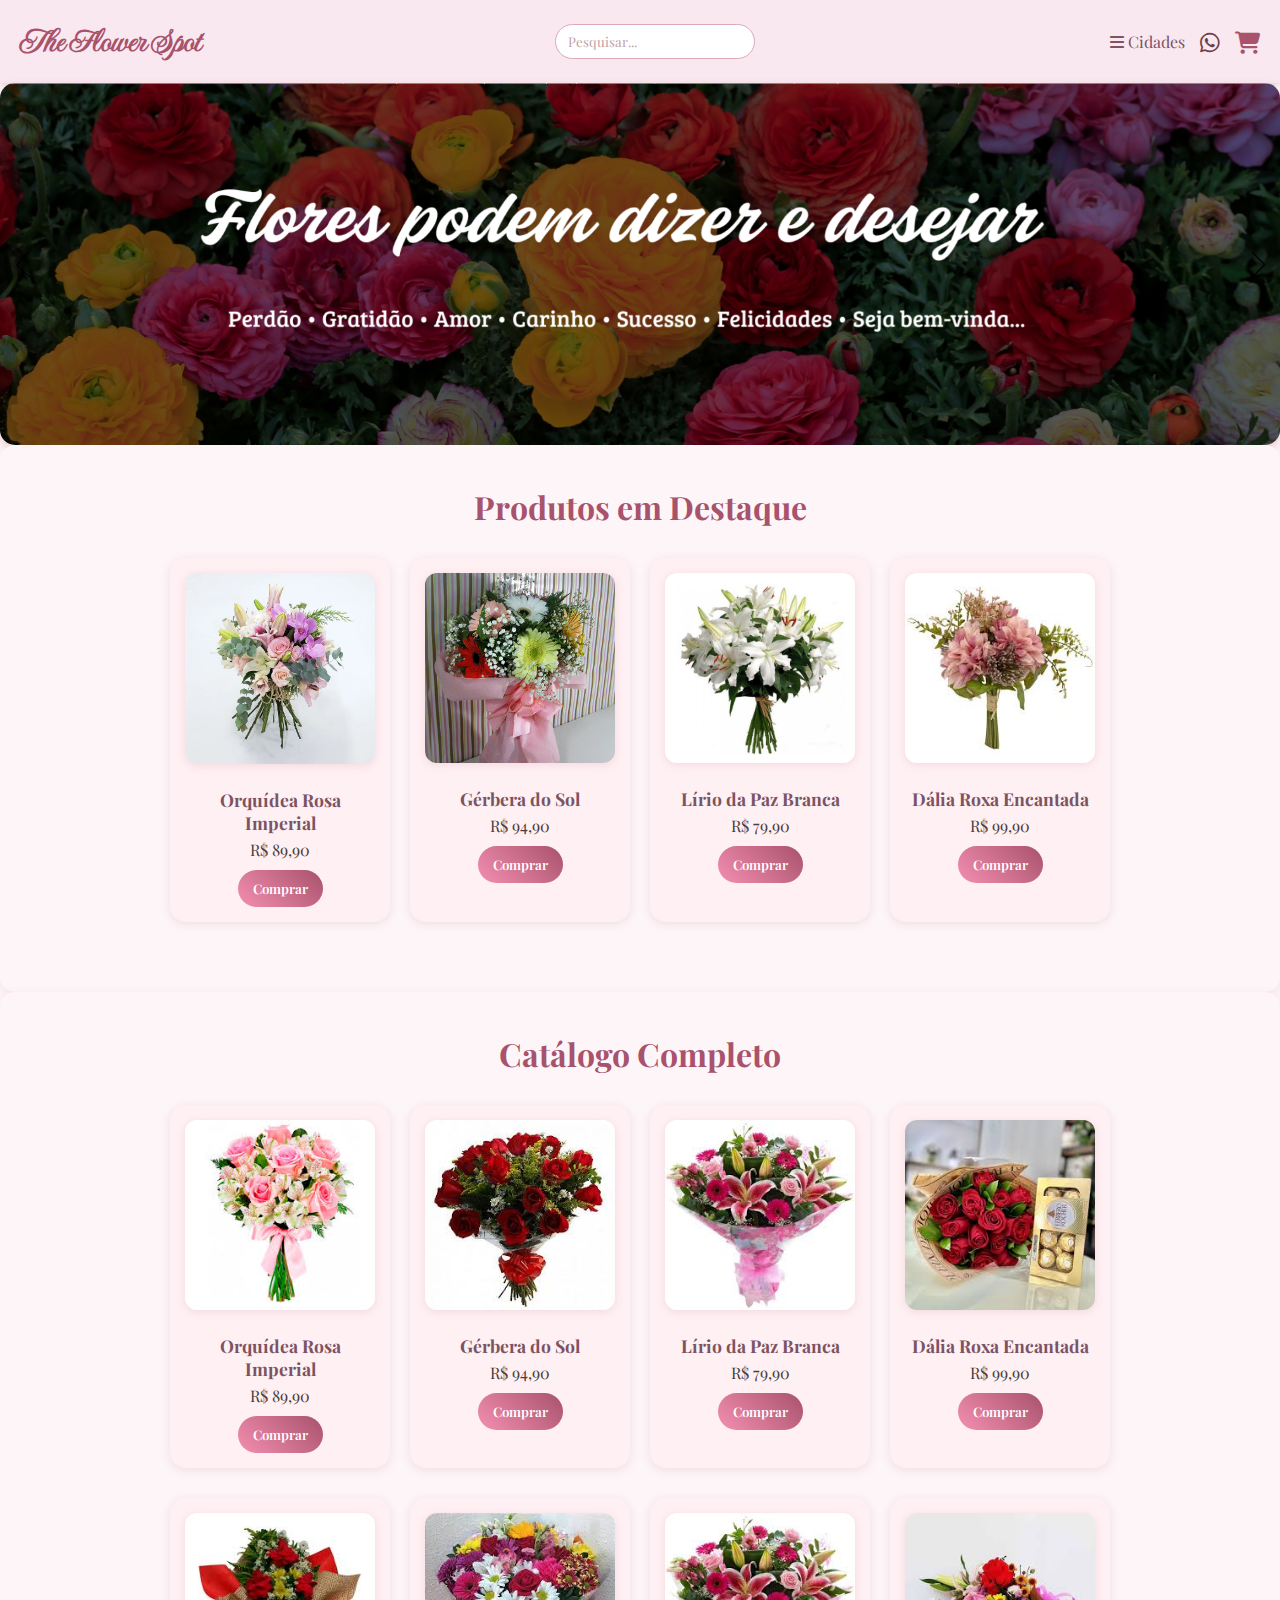
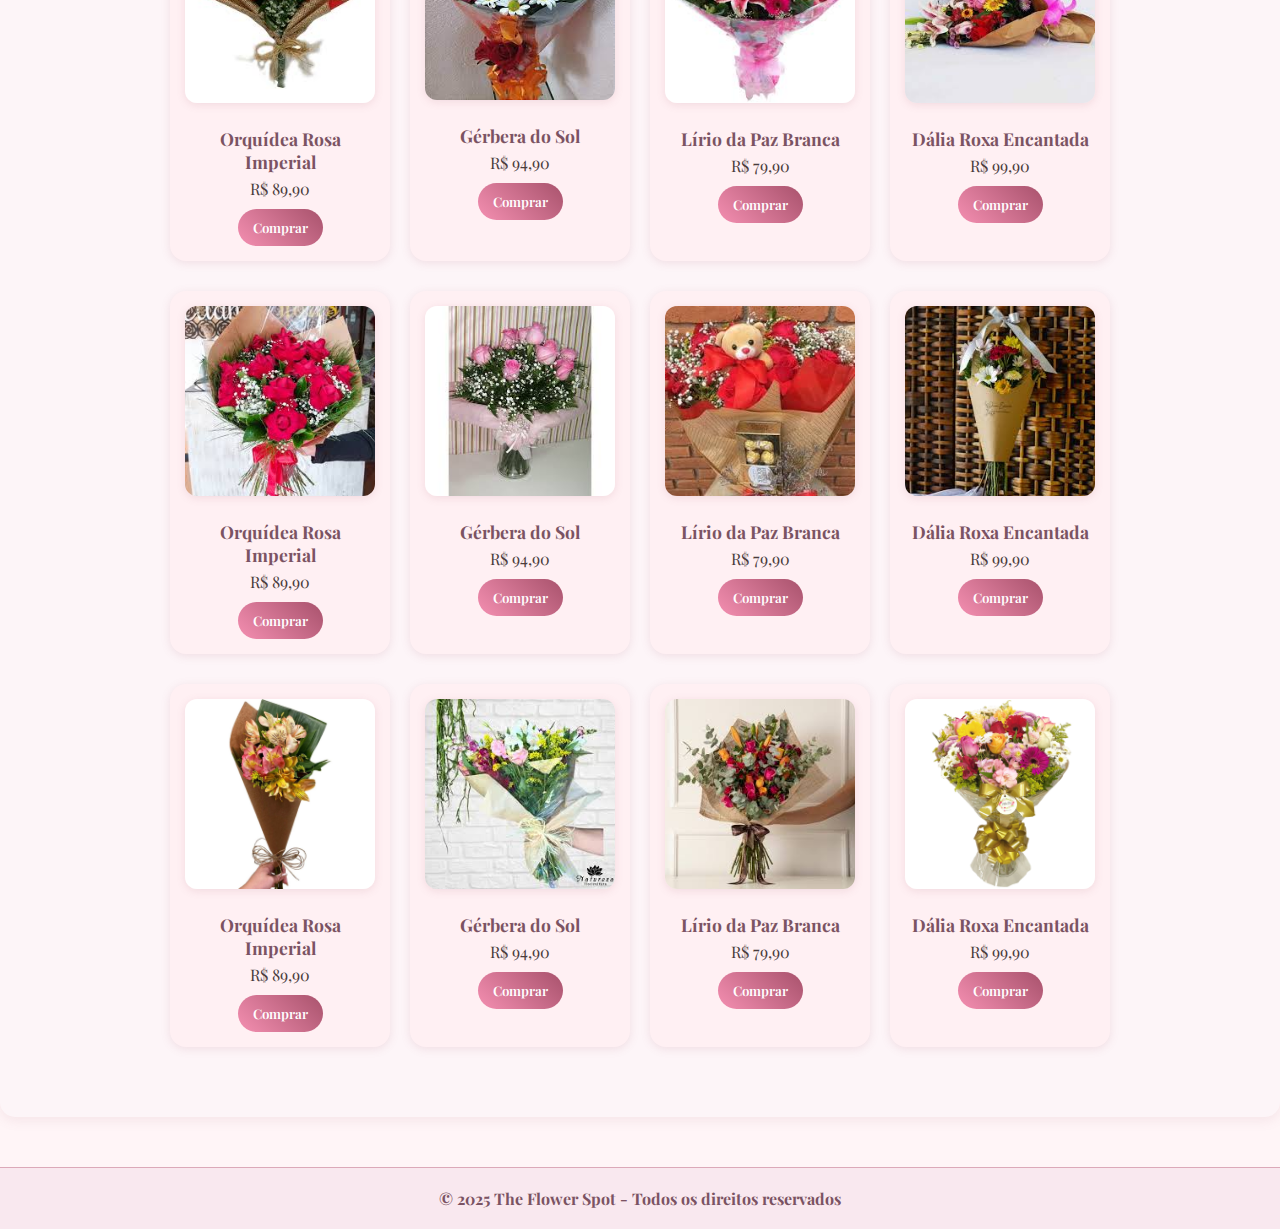
<file: HTMl/index.html>
<!DOCTYPE html>
<html lang="pt-br">
<head>
  <meta charset="UTF-8">
  <meta name="viewport" content="width=device-width, initial-scale=1.0">
  <title>The Flower Spot</title>
  <link rel="stylesheet" href="_css/style.css">
  <link rel="icon" href="FLORES/icons8-girassol-64.png" type="image/png">
  <link rel="stylesheet" href="https://cdnjs.cloudflare.com/ajax/libs/font-awesome/6.5.0/css/all.min.css">
  <link href="https://fonts.googleapis.com/css2?family=Playfair+Display:wght@700&display=swap" rel="stylesheet">
  <link rel="preconnect" href="https://fonts.googleapis.com">
<link rel="preconnect" href="https://fonts.gstatic.com" crossorigin>
<link href="https://fonts.googleapis.com/css2?family=Imperial+Script&display=swap" rel="stylesheet">
</head>
<body>
 
  <header class="topo">
   
    <h1 class="logo">The Flower Spot</h1>
    <input type="text" placeholder="Pesquisar..." class="pesquisa">
    <nav class="menu">
      <div class="dropdown">
        <button class="menu-btn"><i class="fas fa-bars"></i> Cidades</button>
        <div class="menu-dropdown">
          <a href="#">Fortaleza</a>
          <a href="#">Juazeiro</a>
          <a href="#">Crato</a>
          <a href="#">Sobral</a>
        </div>
      </div>
      <a href="#" class="whatsapp" target="_blank">
        <i class="fab fa-whatsapp"></i>
      </a>
     <button class="carrinho"onclick="window.location.href='carinho_de_compras.html'"><i class="fas fa-shopping-cart"></i></button>
    </nav>
  </header>

 
  <section class="banner">
    <img src="FLORES/banerteste.png" alt="Banner The Flower Spot">
  </section>

  
  <section class="destaque">
    <h2>Produtos em Destaque</h2>
    <div class="produtos-linha">
      <div class="produto">
        <img src="FLORES/18.webp" alt="Flor 1">
        <h3>Orquídea Rosa Imperial</h3>
        <p>R$ 89,90</p>
        <button class="comprar"onclick="window.location.href='compra-orquidea-rosa.html'">Comprar</button>


      </div>
      <div class="produto">
        <img src="FLORES/buque_gerberas_e_so3.jpg" alt="Flor 2">
        <h3>Gérbera do Sol</h3>
        <p>R$ 94,90</p>
       <button class="comprar" onclick="window.location.href='compra-gerbera.html'">Comprar</button>


      </div>
      <div class="produto">
        <img src="FLORES/lirios-brancos.jpg" alt="Flor 3">
        <h3>Lírio da Paz Branca</h3>
        <p>R$ 79,90</p>
        <button  class="comprar"onclick="window.location.href='compra-lirio.html'">Comprar</button>

      </div>
      <div class="produto">
        <img src="FLORES/19.jpg" alt="Flor 4">
        <h3>Dália Roxa Encantada</h3>
        <p>R$ 99,90</p>
       <button  class="comprar"onclick="window.location.href='compra-dalia.html'">Comprar</button>

      </div>
    </div>
  </section>

  
  <section class="catalogo">
    <h2>Catálogo Completo</h2>
    <div class="produtos-container">
      <div class="produtos-linha">
        <div class="produto">
          <img src="FLORES/1.jpg" alt="Flor 1">
          <h3>Orquídea Rosa Imperial</h3>
          <p>R$ 89,90</p>
         <button  class="comprar"onclick="window.location.href='compra-orquidea-rosa.html'">Comprar</button>

        </div>
        <div class="produto">
          <img src="FLORES/2.jpg" alt="Flor 2">
          <h3>Gérbera do Sol</h3>
          <p>R$ 94,90</p>
         <button  class="comprar"onclick="window.location.href='compra-gerbera.html'">Comprar</button>

        </div>
        <div class="produto">
          <img src="FLORES/3.jpg" alt="Flor 3">
          <h3>Lírio da Paz Branca</h3>
          <p>R$ 79,90</p>
          <button  class="comprar"onclick="window.location.href='compra-lirio.html'">Comprar</button>

        </div>
        <div class="produto">
          <img src="FLORES/4.jpg" alt="Flor 4">
          <h3>Dália Roxa Encantada</h3>
          <p>R$ 99,90</p>
          <button  class="comprar"onclick="window.location.href='compra-dalia.html'">Comprar</button>

        </div>
      </div>
      <div class="produtos-linha">
        <div class="produto">
          <img src="FLORES/5.jpg" alt="Flor 1">
          <h3>Orquídea Rosa Imperial</h3>
          <p>R$ 89,90</p>
          <button  class="comprar"onclick="window.location.href='compra-orquidea-rosa.html'">Comprar</button>


        </div>
        <div class="produto">
          <img src="FLORES/6.jpg" alt="Flor 2">
          <h3>Gérbera do Sol</h3>
          <p>R$ 94,90</p>
          <button  class="comprar"onclick="window.location.href='compra-gerbera.html'">Comprar</button>

        </div>
        <div class="produto">
          <img src="FLORES/7.jpg" alt="Flor 3">
          <h3>Lírio da Paz Branca</h3>
          <p>R$ 79,90</p>
          <button class="comprar" onclick="window.location.href='compra-lirio.html'">Comprar</button>

        </div>
        <div class="produto">
          <img src="FLORES/8.jpg" alt="Flor 4">
          <h3>Dália Roxa Encantada</h3>
          <p>R$ 99,90</p>
          <button  class="comprar"onclick="window.location.href='compra-dalia.html'">Comprar</button>

        </div>
      </div>
      <div class="produtos-linha">
        <div class="produto">
          <img src="FLORES/9.jpg" alt="Flor 1">
          <h3>Orquídea Rosa Imperial</h3>
          <p>R$ 89,90</p>
          <button class="comprar" onclick="window.location.href='compra-orquidea-rosa.html'">Comprar</button>


        </div>
        <div class="produto">
          <img src="FLORES/10.jpg" alt="Flor 2">
          <h3>Gérbera do Sol</h3>
          <p>R$ 94,90</p>
         <button class="comprar" onclick="window.location.href='compra-gerbera.html'">Comprar</button>

        </div>
        <div class="produto">
          <img src="FLORES/12.jpg" alt="Flor 3">
          <h3>Lírio da Paz Branca</h3>
          <p>R$ 79,90</p>
          <button class="comprar" onclick="window.location.href='compra-lirio.html'">Comprar</button>

        </div>
        <div class="produto">
          <img src="FLORES/13.jpg" alt="Flor 4">
          <h3>Dália Roxa Encantada</h3>
          <p>R$ 99,90</p>
          <button class="comprar" onclick="window.location.href='compra-dalia.html'">Comprar</button>

        </div>
      </div>
      <div class="produtos-linha">
        <div class="produto">
          <img src="FLORES/14.webp" alt="Flor 1">
          <h3>Orquídea Rosa Imperial</h3>
          <p>R$ 89,90</p>
          <button class="comprar" onclick="window.location.href='compra-orquidea-rosa.html'">Comprar</button>


        </div>
        <div class="produto">
          <img src="FLORES/15.jpg" alt="Flor 2">
          <h3>Gérbera do Sol</h3>
          <p>R$ 94,90</p>
          <button class="comprar" onclick="window.location.href='compra-gerbera.html'">Comprar</button>

        </div>
        <div class="produto">
          <img src="FLORES/16.jpg" alt="Flor 3">
          <h3>Lírio da Paz Branca</h3>
          <p>R$ 79,90</p>
         <button  class="comprar"onclick="window.location.href='compra-lirio.html'">Comprar</button>


        </div>
        <div class="produto">
          <img src="FLORES/17.jpg" alt="Flor 4">
          <h3>Dália Roxa Encantada</h3>
          <p>R$ 99,90</p>
          <button  class="comprar"onclick="window.location.href='compra-dalia.html'">Comprar</button>

        </div>
      </div>
    </div>
  </section>
  <footer class="rodape">
    <p>&copy; 2025 The Flower Spot - Todos os direitos reservados</p>
  </footer>

</body>
</html>
</file>
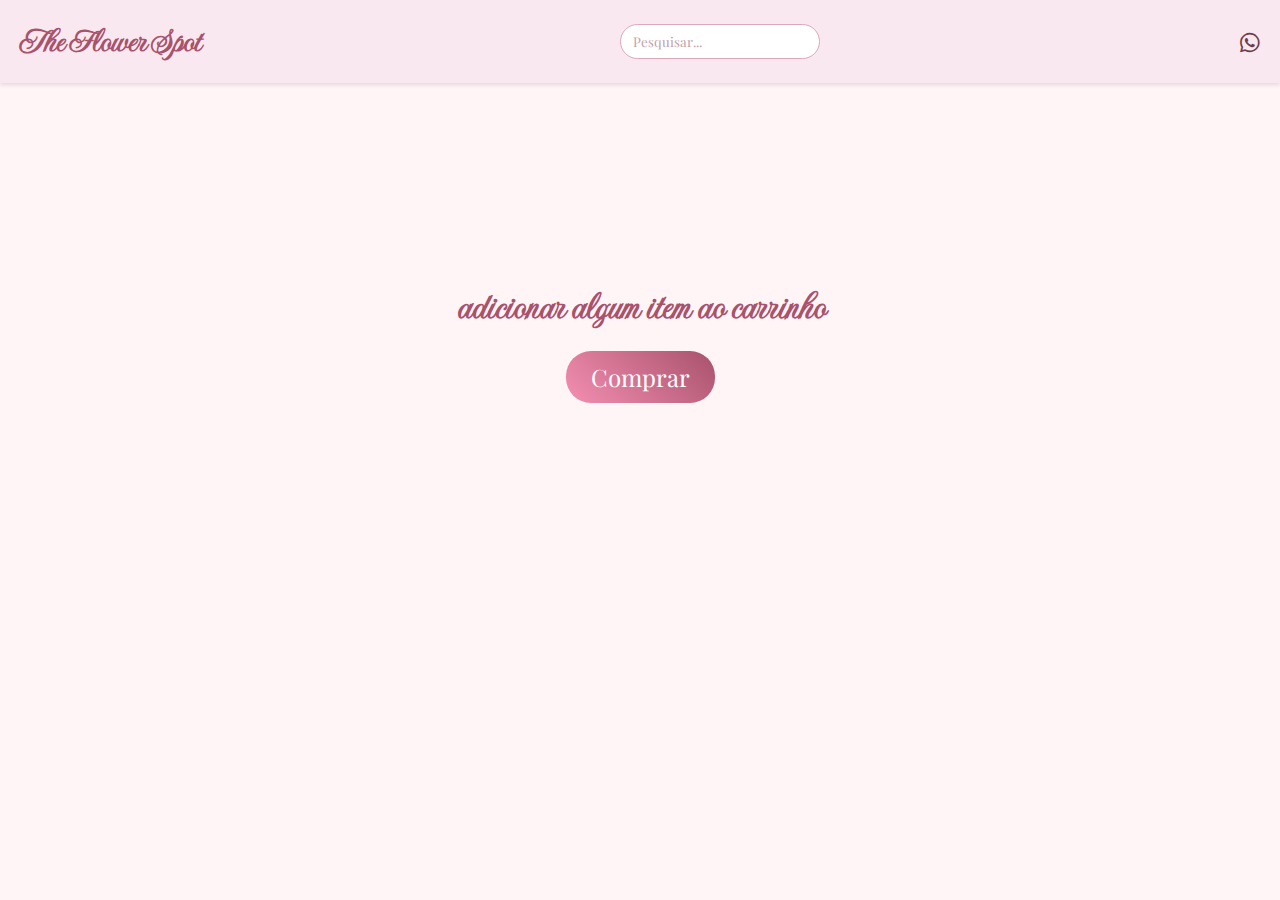
<file: HTMl/carinho_de_compras.html>
<!DOCTYPE html>
<html lang="pt-br">
<head>
  <meta charset="UTF-8">
  <meta name="viewport" content="width=device-width, initial-scale=1.0">
  <title>The Flower Spot</title>
  <link rel="stylesheet" href="_css/carinho_de_compras.css">
  <link rel="icon" href="FLORES/icons8-girassol-64.png" type="image/png">
  <link rel="stylesheet" href="https://cdnjs.cloudflare.com/ajax/libs/font-awesome/6.5.0/css/all.min.css">
  <link href="https://fonts.googleapis.com/css2?family=Playfair+Display:wght@700&display=swap" rel="stylesheet">
  <link rel="preconnect" href="https://fonts.googleapis.com">
<link rel="preconnect" href="https://fonts.gstatic.com" crossorigin>
<link href="https://fonts.googleapis.com/css2?family=Imperial+Script&display=swap" rel="stylesheet">
</head>
<body>
 
  <header class="topo">
   
    <h1 class="logo">The Flower Spot</h1>
    <input type="text" placeholder="Pesquisar..." class="pesquisa">
    <nav class="menu">
      <a href="#" class="whatsapp" target="_blank">
        <i class="fab fa-whatsapp"></i>
      </a>
     
    </nav>
  </header>
  <div class="mensagem-container">
  <div class="mensagem">
    <h2>adicionar algum item ao carrinho</h2>
  </div>

  <button class="comprar" onclick="window.location.href='index.html'">
    Comprar
  </button>
</div>
</file>
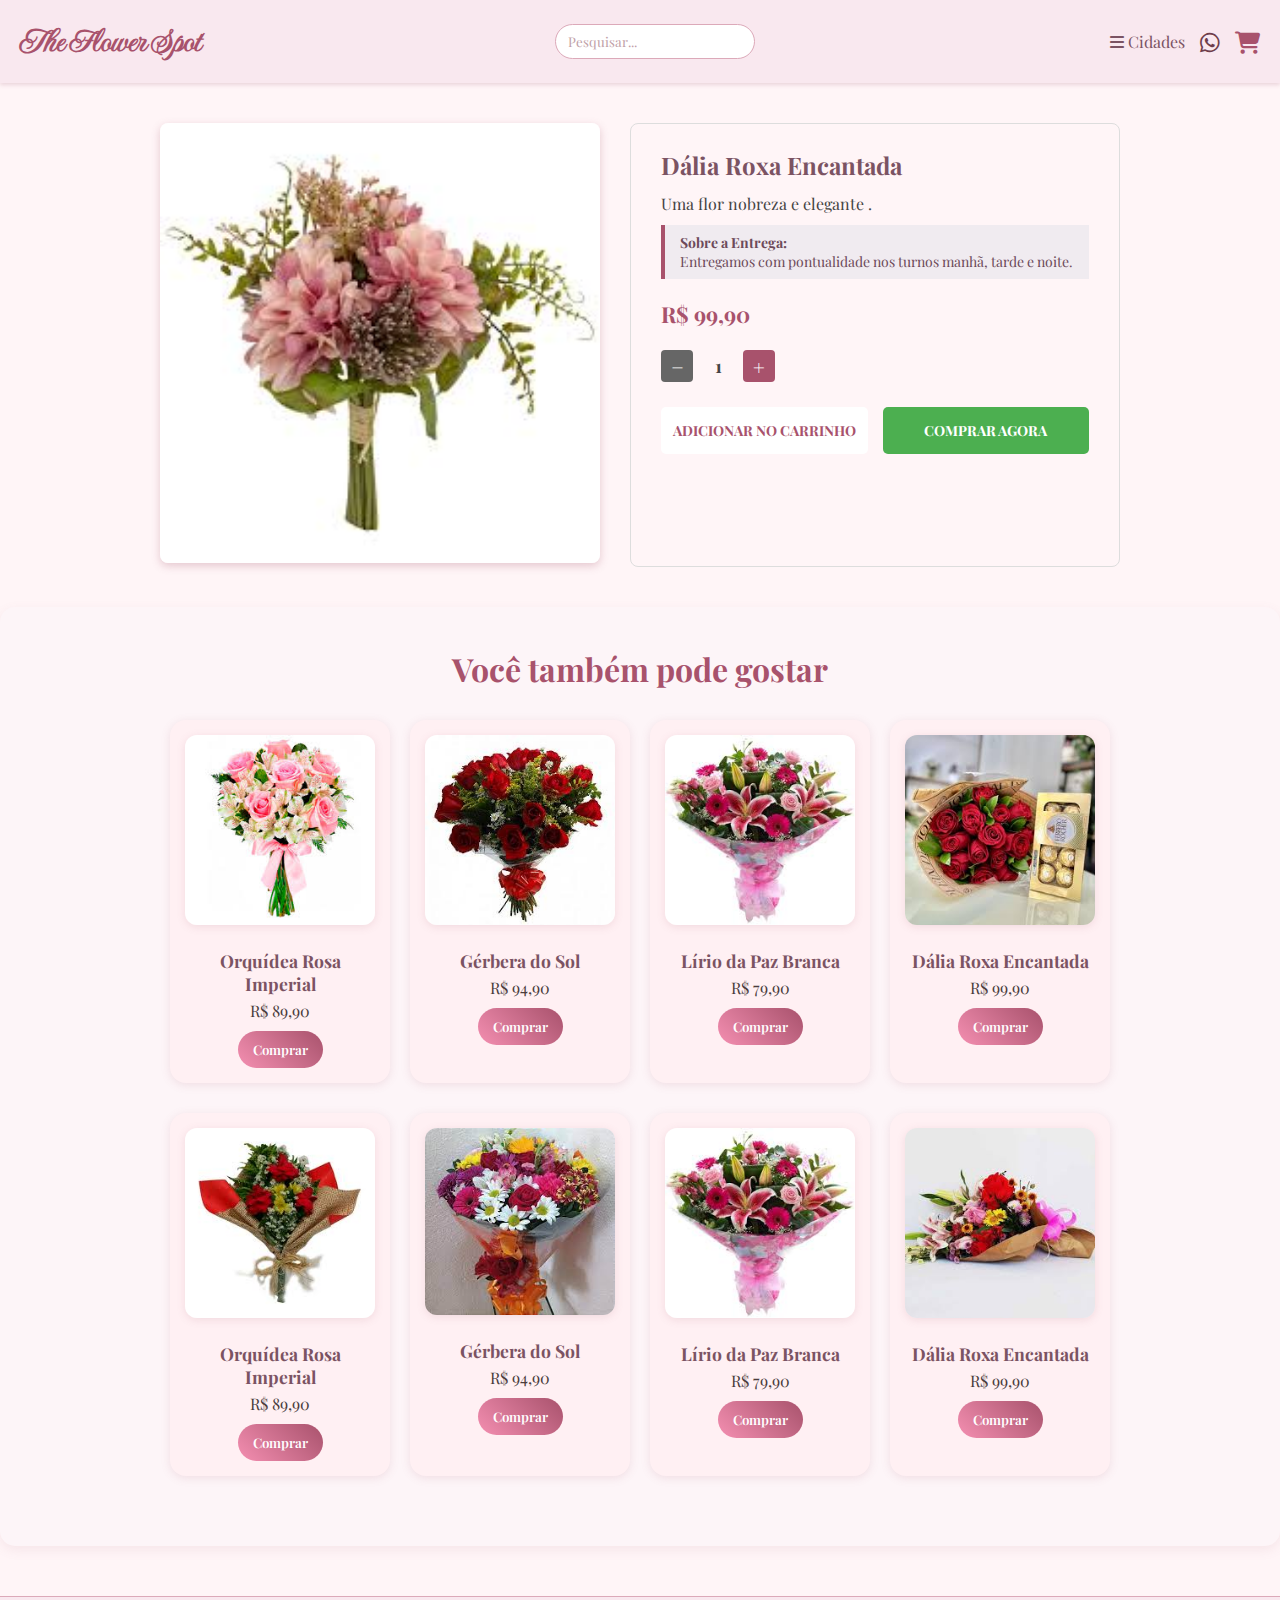
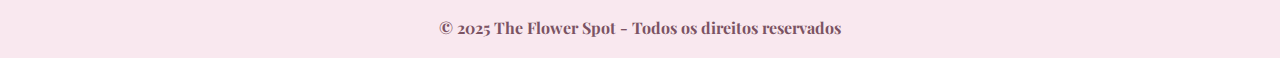
<file: HTMl/compra-dalia.html>
<!-- Salve como: compra-dalia.html -->
<!DOCTYPE html>
<html lang="pt-br">
<head>
  <meta charset="UTF-8" />
  <meta name="viewport" content="width=device-width, initial-scale=1" />
  <title>Compra - Dália Roxa Encantada</title>
  <link rel="stylesheet" href="_css/style.css" />
  <link rel="stylesheet" href="_css/compra-dalia.css" />
   <link rel="icon" href="FLORES/icons8-girassol-64.png" type="image/png">
  <link rel="stylesheet" href="https://cdnjs.cloudflare.com/ajax/libs/font-awesome/6.5.0/css/all.min.css" />
  <link href="https://fonts.googleapis.com/css2?family=Playfair+Display:wght@700&display=swap" rel="stylesheet" />
  <link href="https://fonts.googleapis.com/css2?family=Imperial+Script&display=swap" rel="stylesheet" />

</head>
<body>

  <header class="topo">
    <h1 class="logo">The Flower Spot</h1>
    <input type="text" placeholder="Pesquisar..." class="pesquisa" />
    <nav class="menu">
      <div class="dropdown">
        <button class="menu-btn"><i class="fas fa-bars"></i> Cidades</button>
        <div class="menu-dropdown">
          <a href="#">Fortaleza</a>
          <a href="#">Juazeiro</a>
          <a href="#">Crato</a>
          <a href="#">Sobral</a>
        </div>
      </div>
      <a href="#" class="whatsapp" target="_blank"><i class="fab fa-whatsapp"></i></a>
      <button class="carrinho"><i class="fas fa-shopping-cart"></i></button>
    </nav>
  </header>

  <section class="pagina-compra">
    <div class="imagem-produto">
      <img src="FLORES/19.jpg" alt="Dália Roxa Encantada" />
    </div>
    <div class="detalhes-produto">
      <h2>Dália Roxa Encantada</h2>
      <p><strong></strong></p>
      <p>Uma flor nobreza e elegante .</p>
      <div class="sobre-entrega">
        <strong>Sobre a Entrega:</strong><br />
        Entregamos com pontualidade nos turnos manhã, tarde e noite.
      </div>
      <p class="preco">R$ 99,90</p>
      <div class="quantidade">
        <button onclick="alterarQuantidade(-1)">−</button>
        <span id="qtd">1</span>
        <button class="adicionar" onclick="alterarQuantidade(1)">+</button>
      </div>
      <div class="acoes-compra">
        <button class="btn-carrinho">ADICIONAR NO CARRINHO</button>
        <button class="btn-comprar">COMPRAR AGORA</button>
      </div>
    </div>
  </section>

   <section class="catalogo">
    <h2>Você também pode gostar</h2>
    <div class="produtos-container">
      <div class="produtos-linha">
        <div class="produto">
          <img src="FLORES/1.jpg" alt="Orquídea Rosa Imperial" />
          <h3>Orquídea Rosa Imperial</h3>
          <p>R$ 89,90</p>
          <button onclick="window.location.href='compra-orquidea-rosa.html'" class="comprar">Comprar</button>
        </div>
        <div class="produto">
          <img src="FLORES/2.jpg" alt="Gérbera do Sol" />
          <h3>Gérbera do Sol</h3>
          <p>R$ 94,90</p>
         <button class="comprar" onclick="window.location.href='compra-gerbera.html'">Comprar</button>
        </div>
        <div class="produto">
          <img src="FLORES/3.jpg" alt="Lírio da Paz Branca" />
          <h3>Lírio da Paz Branca</h3>
          <p>R$ 79,90</p>
         <button  class="comprar"onclick="window.location.href='compra-lirio.html'">Comprar</button>
        </div>
        <div class="produto">
          <img src="FLORES/4.jpg" alt="Dália Roxa Encantada" />
          <h3>Dália Roxa Encantada</h3>
          <p>R$ 99,90</p>
          <button  class="comprar"onclick="window.location.href='compra-dalia.html'">Comprar</button>

        </div>
      </div>
      
      <div class="produtos-linha">
        <div class="produto">
          <img src="FLORES/5.jpg" alt="Orquídea Rosa Imperial" />
          <h3>Orquídea Rosa Imperial</h3>
          <p>R$ 89,90</p>
          <button onclick="window.location.href='compra-orquidea-rosa.html'" class="comprar">Comprar</button>
        </div>
        <div class="produto">
          <img src="FLORES/6.jpg" alt="Gérbera do Sol" />
          <h3>Gérbera do Sol</h3>
          <p>R$ 94,90</p>
          <button class="comprar" onclick="window.location.href='compra-gerbera.html'">Comprar</button>
        </div>
        <div class="produto">
          <img src="FLORES/7.jpg" alt="Lírio da Paz Branca" />
          <h3>Lírio da Paz Branca</h3>
          <p>R$ 79,90</p>
          <button  class="comprar"onclick="window.location.href='compra-lirio.html'">Comprar</button>
        </div>
        <div class="produto">
          <img src="FLORES/8.jpg" alt="Dália Roxa Encantada" />
          <h3>Dália Roxa Encantada</h3>
          <p>R$ 99,90</p>
          <button class="comprar">Comprar</button>
        </div>
      </div>
    </div>
  </section>
  <footer class="rodape">
    <p>&copy; 2025 The Flower Spot - Todos os direitos reservados</p>
  </footer>

  
</body>
</html>
</file>
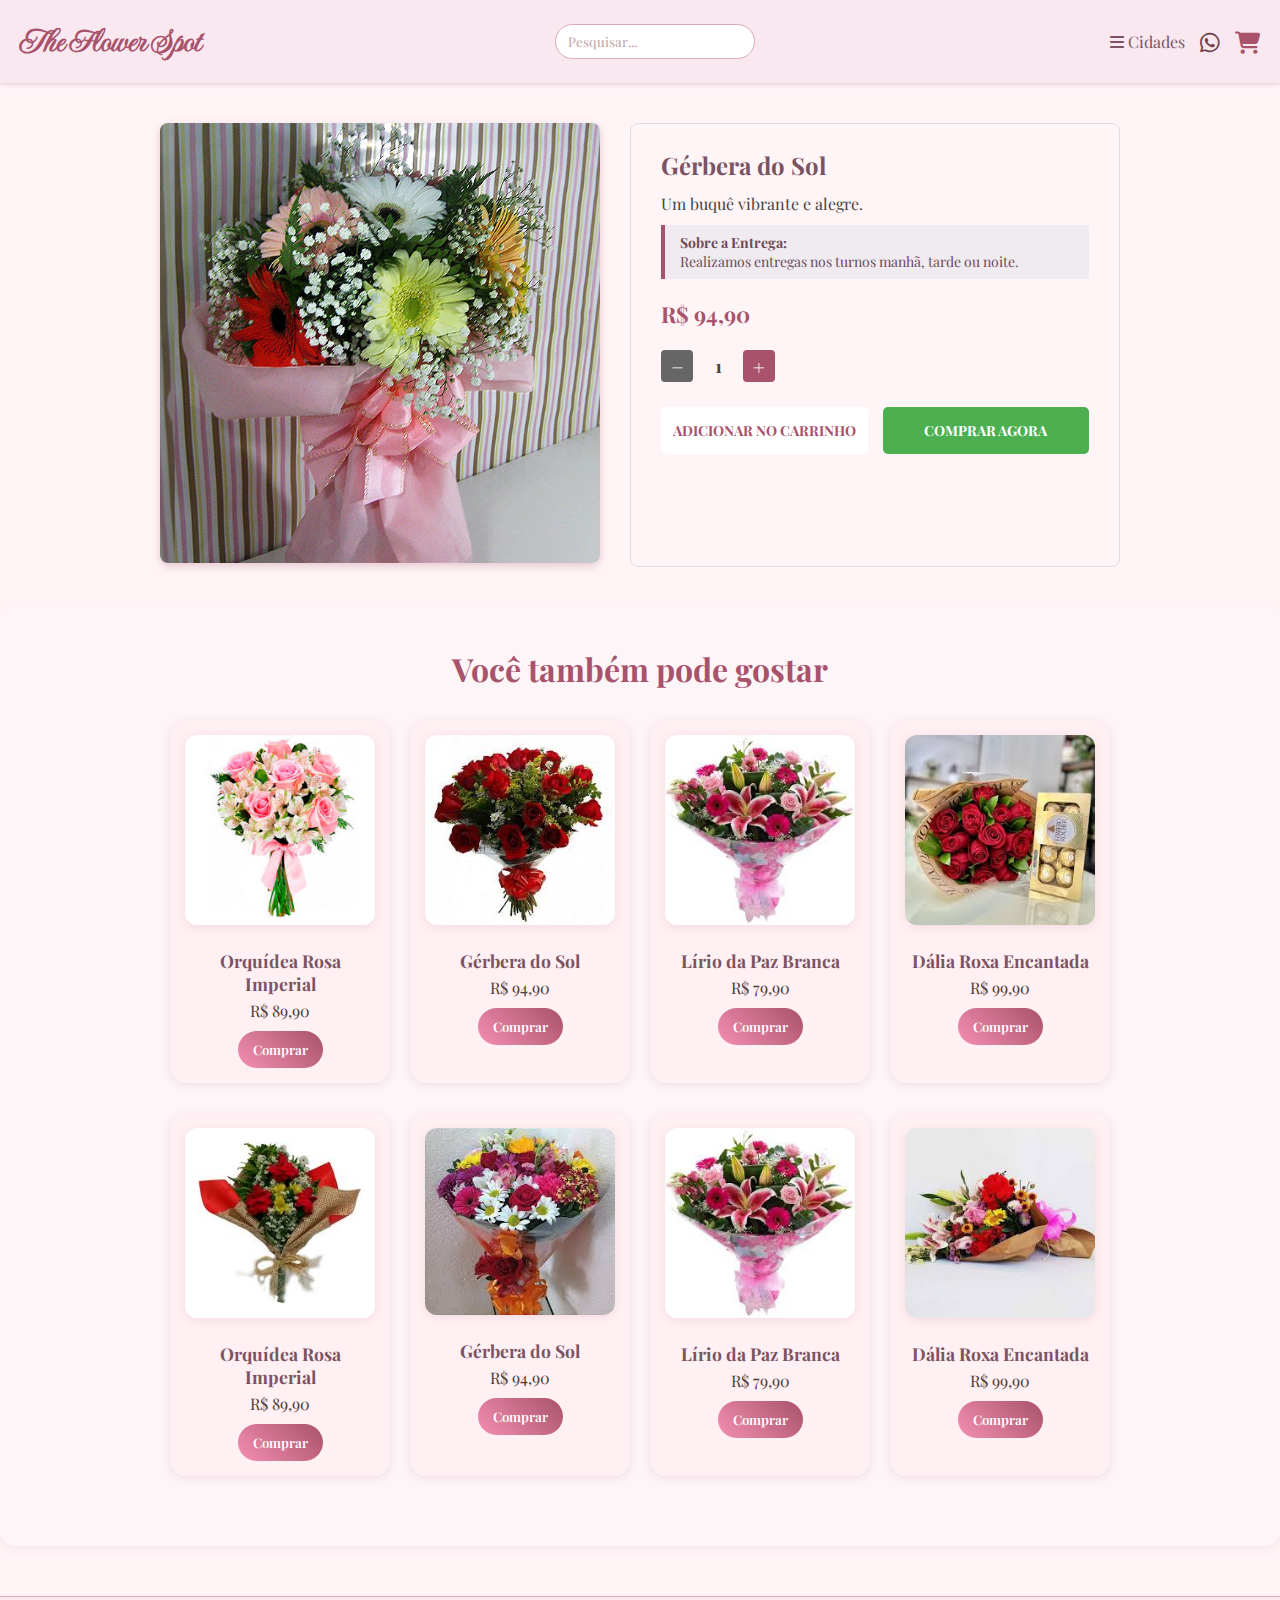
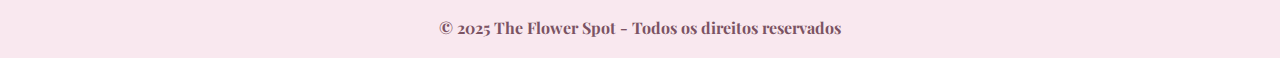
<file: HTMl/compra-gerbera.html>
<!-- Salve como: compra-gerbera.html -->
<!DOCTYPE html>
<html lang="pt-br">
<head>
  <meta charset="UTF-8" />
  <meta name="viewport" content="width=device-width, initial-scale=1" />
  <title>Compra - Gérbera do Sol</title>
  <link rel="stylesheet" href="_css/style.css" />
  <link rel="stylesheet" href="_css/compra-gerbera.css" />
   <link rel="icon" href="FLORES/icons8-girassol-64.png" type="image/png">
  <link rel="stylesheet" href="https://cdnjs.cloudflare.com/ajax/libs/font-awesome/6.5.0/css/all.min.css" />
  <link href="https://fonts.googleapis.com/css2?family=Playfair+Display:wght@700&display=swap" rel="stylesheet" />
  <link href="https://fonts.googleapis.com/css2?family=Imperial+Script&display=swap" rel="stylesheet" />
 
</head>
<body>

 
  <header class="topo">
    <h1 class="logo">The Flower Spot</h1>
    <input type="text" placeholder="Pesquisar..." class="pesquisa" />
    <nav class="menu">
      <div class="dropdown">
        <button class="menu-btn"><i class="fas fa-bars"></i> Cidades</button>
        <div class="menu-dropdown">
          <a href="#">Fortaleza</a>
          <a href="#">Juazeiro</a>
          <a href="#">Crato</a>
          <a href="#">Sobral</a>
        </div>
      </div>
      <a href="#" class="whatsapp" target="_blank"><i class="fab fa-whatsapp"></i></a>
      <button class="carrinho"><i class="fas fa-shopping-cart"></i></button>
    </nav>
  </header>


  
  <section class="pagina-compra">
    <div class="imagem-produto">
      <img src="FLORES/buque_gerberas_e_so3.jpg" alt="Gérbera do Sol" />
    </div>
    <div class="detalhes-produto">
      <h2>Gérbera do Sol</h2>
      <p>Um buquê vibrante e alegre.</p>
      <div class="sobre-entrega">
        <strong>Sobre a Entrega:</strong><br />
        Realizamos entregas nos turnos manhã, tarde ou noite.
      </div>
      <p class="preco">R$ 94,90</p>
      <div class="quantidade">
        <button onclick="alterarQuantidade(-1)">−</button>
        <span id="qtd">1</span>
        <button class="adicionar" onclick="alterarQuantidade(1)">+</button>
      </div>
      <div class="acoes-compra">
        <button class="btn-carrinho">ADICIONAR NO CARRINHO</button>
        <button class="btn-comprar">COMPRAR AGORA</button>
      </div>
    </div>
  </section>

  
   <section class="catalogo">
    <h2>Você também pode gostar</h2>
    <div class="produtos-container">
      <div class="produtos-linha">
        <div class="produto">
          <img src="FLORES/1.jpg" alt="Orquídea Rosa Imperial" />
          <h3>Orquídea Rosa Imperial</h3>
          <p>R$ 89,90</p>
          <button onclick="window.location.href='compra-orquidea-rosa.html'" class="comprar">Comprar</button>
        </div>
        <div class="produto">
          <img src="FLORES/2.jpg" alt="Gérbera do Sol" />
          <h3>Gérbera do Sol</h3>
          <p>R$ 94,90</p>
         <button class="comprar" onclick="window.location.href='compra-gerbera.html'">Comprar</button>
        </div>
        <div class="produto">
          <img src="FLORES/3.jpg" alt="Lírio da Paz Branca" />
          <h3>Lírio da Paz Branca</h3>
          <p>R$ 79,90</p>
         <button  class="comprar"onclick="window.location.href='compra-lirio.html'">Comprar</button>
        </div>
        <div class="produto">
          <img src="FLORES/4.jpg" alt="Dália Roxa Encantada" />
          <h3>Dália Roxa Encantada</h3>
          <p>R$ 99,90</p>
          <button  class="comprar"onclick="window.location.href='compra-dalia.html'">Comprar</button>

        </div>
      </div>
      
      <div class="produtos-linha">
        <div class="produto">
          <img src="FLORES/5.jpg" alt="Orquídea Rosa Imperial" />
          <h3>Orquídea Rosa Imperial</h3>
          <p>R$ 89,90</p>
          <button onclick="window.location.href='compra-orquidea-rosa.html'" class="comprar">Comprar</button>
        </div>
        <div class="produto">
          <img src="FLORES/6.jpg" alt="Gérbera do Sol" />
          <h3>Gérbera do Sol</h3>
          <p>R$ 94,90</p>
          <button class="comprar" onclick="window.location.href='compra-gerbera.html'">Comprar</button>
        </div>
        <div class="produto">
          <img src="FLORES/7.jpg" alt="Lírio da Paz Branca" />
          <h3>Lírio da Paz Branca</h3>
          <p>R$ 79,90</p>
          <button  class="comprar"onclick="window.location.href='compra-lirio.html'">Comprar</button>
        </div>
        <div class="produto">
          <img src="FLORES/8.jpg" alt="Dália Roxa Encantada" />
          <h3>Dália Roxa Encantada</h3>
          <p>R$ 99,90</p>
          <button class="comprar">Comprar</button>
        </div>
      </div>
    </div>
  </section>

  
  <footer class="rodape">
    <p>&copy; 2025 The Flower Spot - Todos os direitos reservados</p>
  </footer>

  
</body>
</html>
</file>
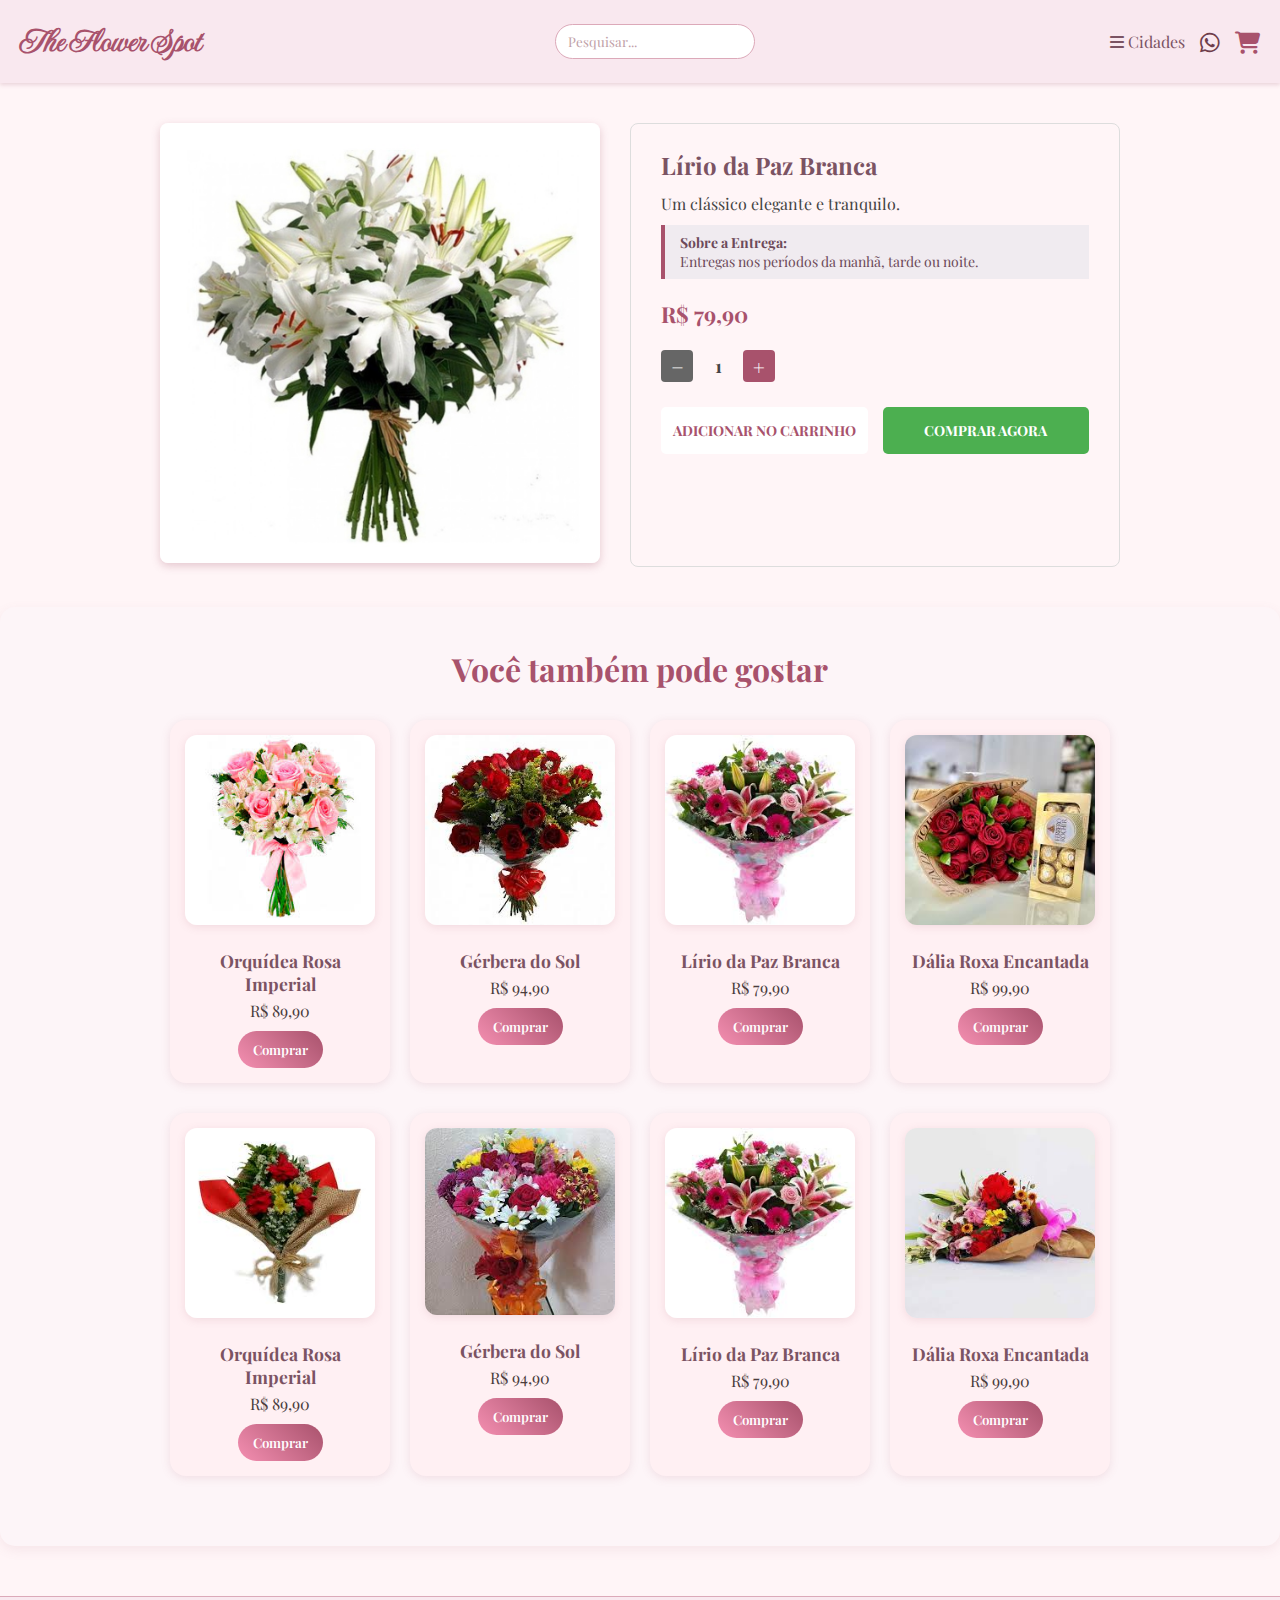
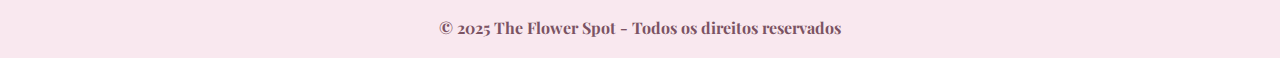
<file: HTMl/compra-lirio.html>
<!-- Salve como: compra-lirio.html -->
<!DOCTYPE html>
<html lang="pt-br">
<head>
  <meta charset="UTF-8" />
  <meta name="viewport" content="width=device-width, initial-scale=1" />
  <title>Compra - Lírio da Paz Branca</title>
  <link rel="stylesheet" href="_css/style.css" />
  <link rel="stylesheet" href="_css/compra-lirio.css" />
   <link rel="icon" href="FLORES/icons8-girassol-64.png" type="image/png">
  <link rel="stylesheet" href="https://cdnjs.cloudflare.com/ajax/libs/font-awesome/6.5.0/css/all.min.css" />
  <link href="https://fonts.googleapis.com/css2?family=Playfair+Display:wght@700&display=swap" rel="stylesheet" />
  <link href="https://fonts.googleapis.com/css2?family=Imperial+Script&display=swap" rel="stylesheet" />
 
</head>
<body>

  <header class="topo">
    <h1 class="logo">The Flower Spot</h1>
    <input type="text" placeholder="Pesquisar..." class="pesquisa" />
    <nav class="menu">
      <div class="dropdown">
        <button class="menu-btn"><i class="fas fa-bars"></i> Cidades</button>
        <div class="menu-dropdown">
          <a href="#">Fortaleza</a>
          <a href="#">Juazeiro</a>
          <a href="#">Crato</a>
          <a href="#">Sobral</a>
        </div>
      </div>
      <a href="#" class="whatsapp" target="_blank"><i class="fab fa-whatsapp"></i></a>
      <button class="carrinho"><i class="fas fa-shopping-cart"></i></button>
    </nav>
  </header>

  
  <section class="pagina-compra">
    <div class="imagem-produto">
      <img src="FLORES/lirios-brancos.jpg" alt="Lírio da Paz Branca" />
    </div>
    <div class="detalhes-produto">
      <h2>Lírio da Paz Branca</h2>
      
      <p>Um clássico elegante e tranquilo.</p>
      <div class="sobre-entrega">
        <strong>Sobre a Entrega:</strong><br />
        Entregas nos períodos da manhã, tarde ou noite.
      </div>
      <p class="preco">R$ 79,90</p>
      <div class="quantidade">
        <button onclick="alterarQuantidade(-1)">−</button>
        <span id="qtd">1</span>
        <button class="adicionar" onclick="alterarQuantidade(1)">+</button>
      </div>
      <div class="acoes-compra">
        <button class="btn-carrinho">ADICIONAR NO CARRINHO</button>
        <button class="btn-comprar">COMPRAR AGORA</button>
      </div>
    </div>
  </section>

   <section class="catalogo">
    <h2>Você também pode gostar</h2>
    <div class="produtos-container">
      <div class="produtos-linha">
        <div class="produto">
          <img src="FLORES/1.jpg" alt="Orquídea Rosa Imperial" />
          <h3>Orquídea Rosa Imperial</h3>
          <p>R$ 89,90</p>
          <button onclick="window.location.href='compra-orquidea-rosa.html'" class="comprar">Comprar</button>
        </div>
        <div class="produto">
          <img src="FLORES/2.jpg" alt="Gérbera do Sol" />
          <h3>Gérbera do Sol</h3>
          <p>R$ 94,90</p>
         <button class="comprar" onclick="window.location.href='compra-gerbera.html'">Comprar</button>
        </div>
        <div class="produto">
          <img src="FLORES/3.jpg" alt="Lírio da Paz Branca" />
          <h3>Lírio da Paz Branca</h3>
          <p>R$ 79,90</p>
         <button  class="comprar"onclick="window.location.href='compra-lirio.html'">Comprar</button>
        </div>
        <div class="produto">
          <img src="FLORES/4.jpg" alt="Dália Roxa Encantada" />
          <h3>Dália Roxa Encantada</h3>
          <p>R$ 99,90</p>
          <button  class="comprar"onclick="window.location.href='compra-dalia.html'">Comprar</button>

        </div>
      </div>
      
      <div class="produtos-linha">
        <div class="produto">
          <img src="FLORES/5.jpg" alt="Orquídea Rosa Imperial" />
          <h3>Orquídea Rosa Imperial</h3>
          <p>R$ 89,90</p>
          <button onclick="window.location.href='compra-orquidea-rosa.html'" class="comprar">Comprar</button>
        </div>
        <div class="produto">
          <img src="FLORES/6.jpg" alt="Gérbera do Sol" />
          <h3>Gérbera do Sol</h3>
          <p>R$ 94,90</p>
          <button class="comprar" onclick="window.location.href='compra-gerbera.html'">Comprar</button>
        </div>
        <div class="produto">
          <img src="FLORES/7.jpg" alt="Lírio da Paz Branca" />
          <h3>Lírio da Paz Branca</h3>
          <p>R$ 79,90</p>
          <button  class="comprar"onclick="window.location.href='compra-lirio.html'">Comprar</button>
        </div>
        <div class="produto">
          <img src="FLORES/8.jpg" alt="Dália Roxa Encantada" />
          <h3>Dália Roxa Encantada</h3>
          <p>R$ 99,90</p>
          <button class="comprar">Comprar</button>
        </div>
      </div>
    </div>
  </section>

  <footer class="rodape">
    <p>&copy; 2025 The Flower Spot - Todos os direitos reservados</p>
  </footer>

  
</body>
</html>
</file>
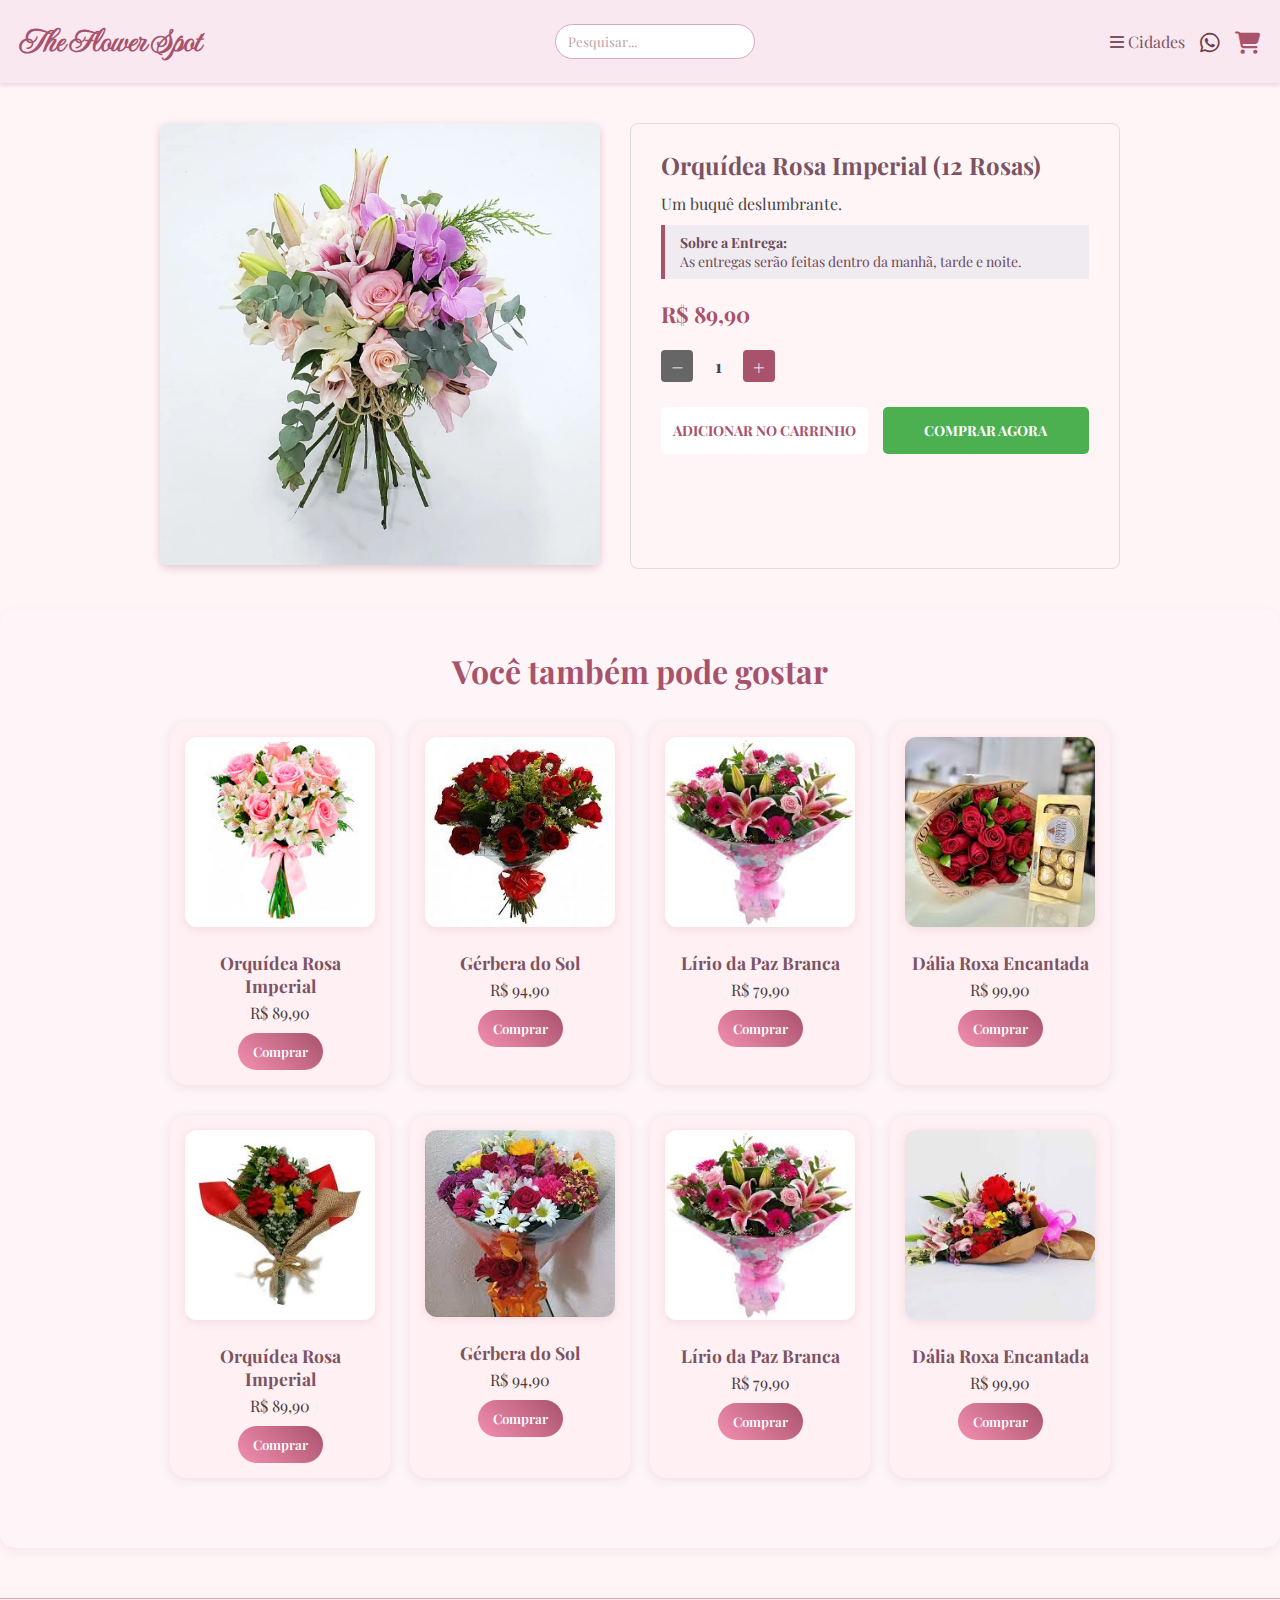
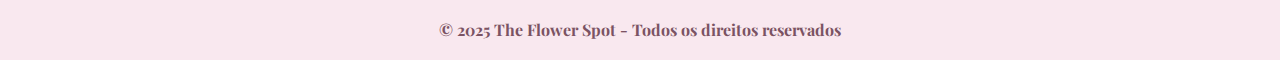
<file: HTMl/compra-orquidea-rosa.html>
<!DOCTYPE html>
<html lang="pt-br">
<head>
  <meta charset="UTF-8" />
  <meta name="viewport" content="width=device-width, initial-scale=1" />
  <title>Compra - Orquídea Rosa Imperial</title>
  <link rel="stylesheet" href="_css/style.css" />
   <link rel="icon" href="FLORES/icons8-girassol-64.png" type="image/png">
  <link rel="stylesheet" href="_css/compra-orquidea-rosa.css" />
  <link rel="stylesheet" href="https://cdnjs.cloudflare.com/ajax/libs/font-awesome/6.5.0/css/all.min.css" />
  <link href="https://fonts.googleapis.com/css2?family=Playfair+Display:wght@700&display=swap" rel="stylesheet" />
  <link href="https://fonts.googleapis.com/css2?family=Imperial+Script&display=swap" rel="stylesheet" />
  
</head>
<body>
  <header class="topo">
    <h1 class="logo">The Flower Spot</h1>
    <input type="text" placeholder="Pesquisar..." class="pesquisa" />
    <nav class="menu">
      <div class="dropdown">
        <button class="menu-btn"><i class="fas fa-bars"></i> Cidades</button>
        <div class="menu-dropdown">
          <a href="#">Fortaleza</a>
          <a href="#">Juazeiro</a>
          <a href="#">Crato</a>
          <a href="#">Sobral</a>
        </div>
      </div>
      <a href="#" class="whatsapp" target="_blank"><i class="fab fa-whatsapp"></i></a>
      <button class="carrinho"><i class="fas fa-shopping-cart"></i></button>
    </nav>
  </header>

  

  <section class="pagina-compra">
    <div class="imagem-produto">
      <img src="FLORES/18.webp" alt="Orquídea Rosa Imperial" />
    </div>
    <div class="detalhes-produto">
      <h2>Orquídea Rosa Imperial (12 Rosas)</h2>
      <p><strong></strong> </p>
      <p>Um buquê deslumbrante.</p>

      <div class="sobre-entrega">
        <strong>Sobre a Entrega:</strong><br />
        As entregas serão feitas dentro da manhã, tarde e noite.
      </div>

      <p class="preco">R$ 89,90</p>

      <div class="quantidade">
        <button onclick="alterarQuantidade(-1)">−</button>
        <span id="qtd">1</span>
        <button class="adicionar" onclick="alterarQuantidade(1)">+</button>
      </div>

      <div class="acoes-compra">
        <button class="btn-carrinho">ADICIONAR NO CARRINHO</button>
        <button class="btn-comprar">COMPRAR AGORA</button>
      </div>
    </div>
  </section>


  <section class="catalogo">
    <h2>Você também pode gostar</h2>
    <div class="produtos-container">
      <div class="produtos-linha">
        <div class="produto">
          <img src="FLORES/1.jpg" alt="Orquídea Rosa Imperial" />
          <h3>Orquídea Rosa Imperial</h3>
          <p>R$ 89,90</p>
          <button onclick="window.location.href='compra-orquidea-rosa.html'" class="comprar">Comprar</button>
        </div>
        <div class="produto">
          <img src="FLORES/2.jpg" alt="Gérbera do Sol" />
          <h3>Gérbera do Sol</h3>
          <p>R$ 94,90</p>
         <button class="comprar" onclick="window.location.href='compra-gerbera.html'">Comprar</button>
        </div>
        <div class="produto">
          <img src="FLORES/3.jpg" alt="Lírio da Paz Branca" />
          <h3>Lírio da Paz Branca</h3>
          <p>R$ 79,90</p>
         <button  class="comprar"onclick="window.location.href='compra-lirio.html'">Comprar</button>
        </div>
        <div class="produto">
          <img src="FLORES/4.jpg" alt="Dália Roxa Encantada" />
          <h3>Dália Roxa Encantada</h3>
          <p>R$ 99,90</p>
          <button  class="comprar"onclick="window.location.href='compra-dalia.html'">Comprar</button>

        </div>
      </div>
      
      <div class="produtos-linha">
        <div class="produto">
          <img src="FLORES/5.jpg" alt="Orquídea Rosa Imperial" />
          <h3>Orquídea Rosa Imperial</h3>
          <p>R$ 89,90</p>
          <button onclick="window.location.href='compra-orquidea-rosa.html'" class="comprar">Comprar</button>
        </div>
        <div class="produto">
          <img src="FLORES/6.jpg" alt="Gérbera do Sol" />
          <h3>Gérbera do Sol</h3>
          <p>R$ 94,90</p>
          <button class="comprar" onclick="window.location.href='compra-gerbera.html'">Comprar</button>
        </div>
        <div class="produto">
          <img src="FLORES/7.jpg" alt="Lírio da Paz Branca" />
          <h3>Lírio da Paz Branca</h3>
          <p>R$ 79,90</p>
          <button  class="comprar"onclick="window.location.href='compra-lirio.html'">Comprar</button>
        </div>
        <div class="produto">
          <img src="FLORES/8.jpg" alt="Dália Roxa Encantada" />
          <h3>Dália Roxa Encantada</h3>
          <p>R$ 99,90</p>
          <button class="comprar">Comprar</button>
        </div>
      </div>
    </div>
  </section>

  
  <footer class="rodape">
    <p>&copy; 2025 The Flower Spot - Todos os direitos reservados</p>
  </footer>

  
</body>
</html>
</file>
<file: HTMl/_css/style.css>
* {
  margin: 0;
  padding: 0;
  box-sizing: border-box;
  font-family: 'Playfair Display', serif;
}

body {
  background-color: #fff5f7; 
  color: #4a3c3c; 
}


.topo {
  display: flex;
  justify-content: space-between;
  align-items: center;
  padding: 20px;
  background-color: #f9e8ef; 
  box-shadow: 0 2px 4px rgba(154, 87, 108, 0.2);
  flex-wrap: wrap;
  gap: 15px;
}

.logo {
  font-size: 2.2rem;
  color: #a8526c; 
  font-weight: bold;
  font-family: "Imperial Script", cursive;
}

.pesquisa {
  padding: 8px 12px;
  border-radius: 20px;
  border: 1px solid #dca9b9; 
  width: 200px;
  color: #4a3c3c;
}

.pesquisa::placeholder {
  color: #bfa1a8;
}

.menu {
  display: flex;
  align-items: center;
  gap: 15px;
}

.menu-btn {
  background-color: transparent;
  border: none;
  font-size: 1rem;
  cursor: pointer;
  color: #7b5363;
  position: relative;
}

.menu-dropdown {
  display: none;
  position: absolute;
  background-color: #fff5f7;
  border: 1px solid #dca9b9;
  padding: 10px;
  z-index: 10;
  border-radius: 9px;
}

.dropdown:hover .menu-dropdown {
  display: block;
}

.menu-dropdown a {
  display: block;
  color: #7b5363;
  text-decoration: none;
  padding: 5px 10px;
  border-radius: 3px;
}

.menu-dropdown a:hover {
  background-color: #f6c7d1;
}

.whatsapp, .carrinho {
  font-size: 1.4rem;
  color: #6f3e4b;
  background: none;
  border: none;
  cursor: pointer;
}

.carrinho {
  color: #a8526c;
}


.banner img {
  width: 100%;
  max-height: 500px;
  object-fit: cover;
  display: block;
  border-radius: 15px;
  box-shadow: 0 4px 10px rgba(168, 97, 116, 0.25);
}


.destaque, .catalogo {
  padding: 40px 20px;
  text-align: center;
  background-color: #fdf5f8;
  border-radius: 15px;
  box-shadow: 0 4px 12px rgba(168, 97, 116, 0.1);
}

.destaque h2, .catalogo h2 {
  font-size: 2rem;
  margin-bottom: 30px;
  color: #a8526c;
}

.produtos-linha {
  display: flex;
  justify-content: center;
  flex-wrap: wrap;
  gap: 20px;
  margin-bottom: 30px;
}

.produto {
  background-color: #fff0f3;
  border-radius: 16px;
  padding: 15px;
  width: 220px;
  box-shadow: 0 2px 10px rgba(168, 97, 116, 0.15);
  transition: transform 0.3s;
}

.produto:hover {
  transform: translateY(-5px);
  box-shadow: 0 6px 15px rgba(168, 97, 116, 0.3);
}

.produto img {
  width: 100%;
  border-radius: 12px;
  margin-bottom: 10px;
  box-shadow: 0 2px 8px rgba(168, 97, 116, 0.15);
}

.produto h3 {
  font-size: 1.1rem;
  color: #7b5363;
  margin: 10px 0 5px;
}

.produto p {
  font-size: 1rem;
  color: #4a3c3c;
  margin-bottom: 10px;
}

.comprar {
  background: linear-gradient(45deg, #f48fb1, #a8526c);
  color: white;
  border: none;
  padding: 10px 15px;
  border-radius: 25px;
  cursor: pointer;
  transition: transform 0.2s, background 0.3s;
  font-weight: 600;
}

.comprar:hover {
  transform: scale(1.05);
  background: linear-gradient(45deg, #a8526c, #7b5363);
}


.rodape {
  background-color: #f9e8ef;
  text-align: center;
  padding: 20px;
  margin-top: 50px;
  color: #7b5363;
  font-weight: bold;
  border-top: 1px solid #dca9b9;
}
</file>
<file: HTMl/_css/carinho_de_compras.css>
* {
  margin: 0;
  padding: 0;
  box-sizing: border-box;
  font-family: 'Playfair Display', serif;
}

body {
  background-color: #fff5f7; 
  color: #4a3c3c; 
}


.topo {
  display: flex;
  justify-content: space-between;
  align-items: center;
  padding: 20px;
  background-color: #f9e8ef; 
  box-shadow: 0 2px 4px rgba(154, 87, 108, 0.2);
  flex-wrap: wrap;
  gap: 15px;
}

.logo {
  font-size: 2.2rem;
  color: #a8526c; 
  font-weight: bold;
  font-family: "Imperial Script", cursive;
}

.pesquisa {
  padding: 8px 12px;
  border-radius: 20px;
  border: 1px solid #dca9b9; 
  width: 200px;
  color: #4a3c3c;
}

.pesquisa::placeholder {
  color: #bfa1a8;
}

.whatsapp, .carrinho {
  font-size: 1.4rem;
  color: #6f3e4b;
  background: none;
  border: none;
  cursor: pointer;
}

.mensagem-container {
  display: flex;
  flex-direction: column;
  align-items: center;
  margin-top: 200px;
  gap: 20px;
}

.mensagem h2 {
  font-family: "Imperial Script", cursive;
  font-size: 2.5rem;
  color: #a8526c;
}

/* já existente, mas com fonte ajustada */
.comprar {
  background: linear-gradient(45deg, #f48fb1, #a8526c);
  color: white;
  border: none;
  padding: 10px 25px;
  font-size: 1.5rem;
  border-radius: 25px;
  cursor: pointer;
  transition: transform 0.2s, background 0.3s;
}

.comprar:hover {
  transform: scale(1.05);
  background: linear-gradient(45deg, #a8526c, #7b5363);
}
</file>
<file: HTMl/_css/compra-dalia.css>
section.pagina-compra {
      display: flex;
      max-width: 1000px;
      margin: 40px auto;
      gap: 30px;
      padding: 0 20px;
    }
    .imagem-produto {
      flex: 1 1 350px;
    }
    .imagem-produto img {
      width: 100%;
      border-radius: 8px;
      box-shadow: 0 3px 8px rgba(168, 97, 116, 0.3);
    }
    .detalhes-produto {
      flex: 1 1 400px;
      border: 1px solid #ddd;
      padding: 25px 30px;
      border-radius: 8px;
      font-size: 16px;
      color: #444;
    }
    .detalhes-produto h2 {
      font-weight: 700;
      margin-bottom: 12px;
      color: #7b5363;
    }
    .detalhes-produto p {
      margin-bottom: 10px;
      line-height: 1.4;
    }
    .detalhes-produto .preco {
      font-weight: 700;
      font-size: 22px;
      margin-top: 20px;
      margin-bottom: 20px;
      color: #a8526c;
    }
    .sobre-entrega {
      background: #f0ebf0;
      border-left: 4px solid #a8526c;
      padding: 8px 15px;
      margin-bottom: 20px;
      font-size: 14px;
      color: #6d4a5a;
    }
    .quantidade {
      display: flex;
      align-items: center;
      gap: 10px;
      margin-bottom: 25px;
    }
    .quantidade button {
      width: 32px;
      height: 32px;
      border: none;
      background: #666;
      color: #fff;
      font-size: 20px;
      border-radius: 4px;
      cursor: pointer;
      user-select: none;
    }
    .quantidade button.adicionar {
      background: #a8526c;
    }
    .quantidade span#qtd {
      min-width: 30px;
      text-align: center;
      font-size: 18px;
      font-weight: 700;
    }
    .acoes-compra {
      display: flex;
      gap: 15px;
    }
    .acoes-compra button {
      flex: 1;
      padding: 12px 0;
      border-radius: 5px;
      font-weight: 700;
      cursor: pointer;
      font-size: 14px;
      border: 2px solid transparent;
      transition: background-color 0.3s, color 0.3s;
    }
    .btn-carrinho {
      background: #fff;
      border-color: #a8526c;
      color: #a8526c;
    }
    .btn-carrinho:hover {
      background: #f8bbd0;
      color: #7b5363;
    }
    .btn-comprar {
      background: #4caf50;
      color: #fff;
      border-color: #4caf50;
    }
    .btn-comprar:hover {
      background: #388e3c;
    }
    @media(max-width: 720px) {
      section.pagina-compra {
        flex-direction: column;
        padding: 20px;
      }
    }
</file>
<file: HTMl/_css/compra-gerbera.css>
section.pagina-compra {
      display: flex;
      max-width: 1000px;
      margin: 40px auto;
      gap: 30px;
      padding: 0 20px;
    }
    .imagem-produto {
      flex: 1 1 350px;
    }
    .imagem-produto img {
      width: 100%;
      border-radius: 8px;
      box-shadow: 0 3px 8px rgba(168, 97, 116, 0.3);
    }
    .detalhes-produto {
      flex: 1 1 400px;
      border: 1px solid #ddd;
      padding: 25px 30px;
      border-radius: 8px;
      font-size: 16px;
      color: #444;
    }
    .detalhes-produto h2 {
      font-weight: 700;
      margin-bottom: 12px;
      color: #7b5363;
    }
    .detalhes-produto p {
      margin-bottom: 10px;
      line-height: 1.4;
    }
    .detalhes-produto .preco {
      font-weight: 700;
      font-size: 22px;
      margin-top: 20px;
      margin-bottom: 20px;
      color: #a8526c;
    }
    .sobre-entrega {
      background: #f0ebf0;
      border-left: 4px solid #a8526c;
      padding: 8px 15px;
      margin-bottom: 20px;
      font-size: 14px;
      color: #6d4a5a;
    }
    .quantidade {
      display: flex;
      align-items: center;
      gap: 10px;
      margin-bottom: 25px;
    }
    .quantidade button {
      width: 32px;
      height: 32px;
      border: none;
      background: #666;
      color: #fff;
      font-size: 20px;
      border-radius: 4px;
      cursor: pointer;
      user-select: none;
    }
    .quantidade button.adicionar {
      background: #a8526c;
    }
    .quantidade span#qtd {
      min-width: 30px;
      text-align: center;
      font-size: 18px;
      font-weight: 700;
    }
    .acoes-compra {
      display: flex;
      gap: 15px;
    }
    .acoes-compra button {
      flex: 1;
      padding: 12px 0;
      border-radius: 5px;
      font-weight: 700;
      cursor: pointer;
      font-size: 14px;
      border: 2px solid transparent;
      transition: background-color 0.3s, color 0.3s;
    }
    .btn-carrinho {
      background: #fff;
      border-color: #a8526c;
      color: #a8526c;
    }
    .btn-carrinho:hover {
      background: #f8bbd0;
      color: #7b5363;
    }
    .btn-comprar {
      background: #4caf50;
      color: #fff;
      border-color: #4caf50;
    }
    .btn-comprar:hover {
      background: #388e3c;
    }
    @media(max-width: 720px) {
      section.pagina-compra {
        flex-direction: column;
        padding: 20px;
      }
    }
</file>
<file: HTMl/_css/compra-lirio.css>
section.pagina-compra {
      display: flex;
      max-width: 1000px;
      margin: 40px auto;
      gap: 30px;
      padding: 0 20px;
    }
    .imagem-produto {
      flex: 1 1 350px;
    }
    .imagem-produto img {
      width: 100%;
      border-radius: 8px;
      box-shadow: 0 3px 8px rgba(168, 97, 116, 0.3);
    }
    .detalhes-produto {
      flex: 1 1 400px;
      border: 1px solid #ddd;
      padding: 25px 30px;
      border-radius: 8px;
      font-size: 16px;
      color: #444;
    }
    .detalhes-produto h2 {
      font-weight: 700;
      margin-bottom: 12px;
      color: #7b5363;
    }
    .detalhes-produto p {
      margin-bottom: 10px;
      line-height: 1.4;
    }
    .detalhes-produto .preco {
      font-weight: 700;
      font-size: 22px;
      margin-top: 20px;
      margin-bottom: 20px;
      color: #a8526c;
    }
    .sobre-entrega {
      background: #f0ebf0;
      border-left: 4px solid #a8526c;
      padding: 8px 15px;
      margin-bottom: 20px;
      font-size: 14px;
      color: #6d4a5a;
    }
    .quantidade {
      display: flex;
      align-items: center;
      gap: 10px;
      margin-bottom: 25px;
    }
    .quantidade button {
      width: 32px;
      height: 32px;
      border: none;
      background: #666;
      color: #fff;
      font-size: 20px;
      border-radius: 4px;
      cursor: pointer;
      user-select: none;
    }
    .quantidade button.adicionar {
      background: #a8526c;
    }
    .quantidade span#qtd {
      min-width: 30px;
      text-align: center;
      font-size: 18px;
      font-weight: 700;
    }
    .acoes-compra {
      display: flex;
      gap: 15px;
    }
    .acoes-compra button {
      flex: 1;
      padding: 12px 0;
      border-radius: 5px;
      font-weight: 700;
      cursor: pointer;
      font-size: 14px;
      border: 2px solid transparent;
      transition: background-color 0.3s, color 0.3s;
    }
    .btn-carrinho {
      background: #fff;
      border-color: #a8526c;
      color: #a8526c;
    }
    .btn-carrinho:hover {
      background: #f8bbd0;
      color: #7b5363;
    }
    .btn-comprar {
      background: #4caf50;
      color: #fff;
      border-color: #4caf50;
    }
    .btn-comprar:hover {
      background: #388e3c;
    }
    @media(max-width: 720px) {
      section.pagina-compra {
        flex-direction: column;
        padding: 20px;
      }
    }
</file>
<file: HTMl/_css/compra-orquidea-rosa.css>
section.pagina-compra {
      display: flex;
      max-width: 1000px;
      margin: 40px auto;
      gap: 30px;
      padding: 0 20px;
    }
    .imagem-produto {
      flex: 1 1 350px;
    }
    .imagem-produto img {
      width: 100%;
      border-radius: 8px;
      box-shadow: 0 3px 8px rgba(168, 97, 116, 0.3);
    }
    .detalhes-produto {
      flex: 1 1 400px;
      border: 1px solid #ddd;
      padding: 25px 30px;
      border-radius: 8px;
      font-size: 16px;
      color: #444;
    }
    .detalhes-produto h2 {
      font-weight: 700;
      margin-bottom: 12px;
      color: #7b5363;
    }
    .detalhes-produto p {
      margin-bottom: 10px;
      line-height: 1.4;
    }
    .detalhes-produto .preco {
      font-weight: 700;
      font-size: 22px;
      margin-top: 20px;
      margin-bottom: 20px;
      color: #a8526c;
    }
    .sobre-entrega {
      background: #f0ebf0;
      border-left: 4px solid #a8526c;
      padding: 8px 15px;
      margin-bottom: 20px;
      font-size: 14px;
      color: #6d4a5a;
    }
    .quantidade {
      display: flex;
      align-items: center;
      gap: 10px;
      margin-bottom: 25px;
    }
    .quantidade button {
      width: 32px;
      height: 32px;
      border: none;
      background: #666;
      color: #fff;
      font-size: 20px;
      border-radius: 4px;
      cursor: pointer;
      user-select: none;
    }
    .quantidade button.adicionar {
      background: #a8526c;
    }
    .quantidade span#qtd {
      min-width: 30px;
      text-align: center;
      font-size: 18px;
      font-weight: 700;
    }
    .acoes-compra {
      display: flex;
      gap: 15px;
    }
    .acoes-compra button {
      flex: 1;
      padding: 12px 0;
      border-radius: 5px;
      font-weight: 700;
      cursor: pointer;
      font-size: 14px;
      border: 2px solid transparent;
      transition: background-color 0.3s, color 0.3s;
    }
    .btn-carrinho {
      background: #fff;
      border-color: #a8526c;
      color: #a8526c;
    }
    .btn-carrinho:hover {
      background: #f8bbd0;
      color: #7b5363;
    }
    .btn-comprar {
      background: #4caf50;
      color: #fff;
      border-color: #4caf50;
    }
    .btn-comprar:hover {
      background: #388e3c;
    }
    @media(max-width: 720px) {
      section.pagina-compra {
        flex-direction: column;
        padding: 20px;
      }
    }
</file>
